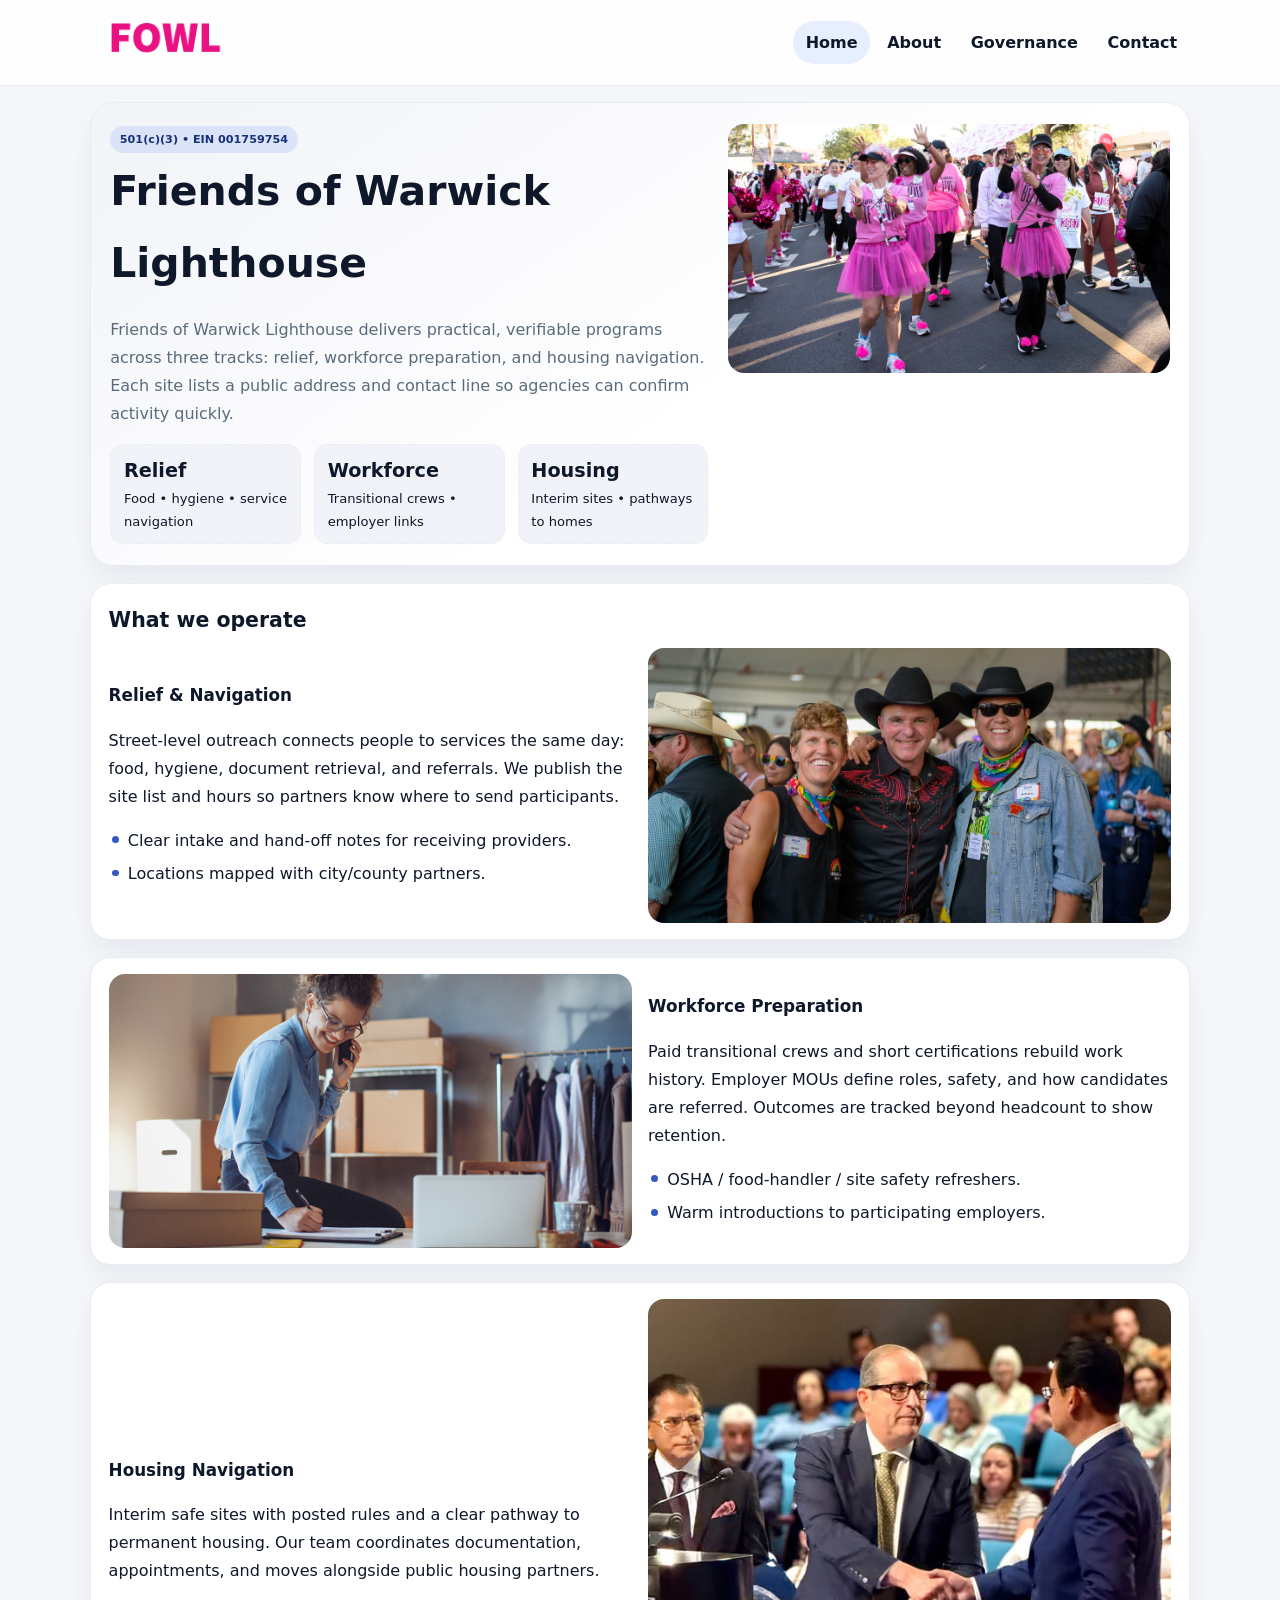
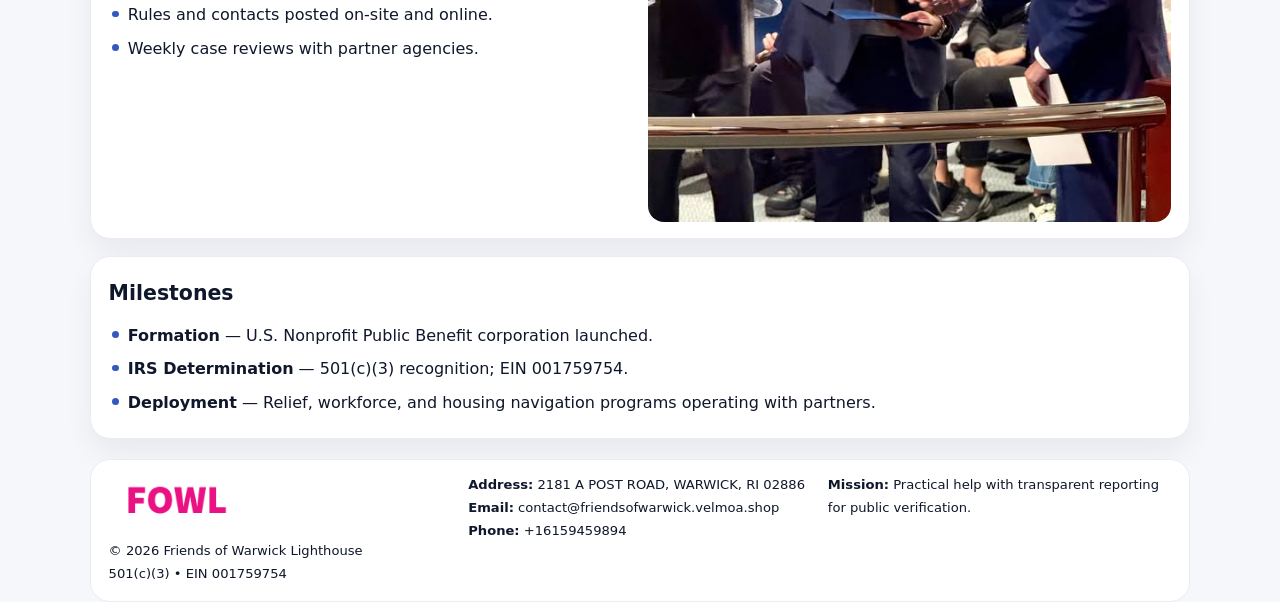
<file: index.html>
<!doctype html><html lang="en"><head>
<meta charset="utf-8">
<meta name="viewport" content="width=device-width,initial-scale=1">
<title>Friends of Warwick Lighthouse – Nonprofit • 2025</title>
<link rel="stylesheet" href="assets/styles.css">
<link rel="icon" href="images/logo.png">
<meta name="data-ein" content="001759754">
<meta name="data-name" content="Friends of Warwick Lighthouse">
  <meta name="description" content="Our nonprofit strengthens the community with programs focused on community services, education, and direct relief.">
<meta name="facebook-domain-verification" content="6ydu5x6hb4kocatmzsviivsmpaemfv" />
</head><body>
<div style="position:absolute;left:-9999px;top:-9999px;opacity:0" data-uniq="{{UNIQUE_BLOB}}">
  <span>Our nonprofit strengthens the community with programs focused on community services, education, and direct relief.</span><svg width="12" height="12" viewBox="0 0 12 12" xmlns="http://www.w3.org/2000/svg"><circle cx="6" cy="6" r="5" fill="#2563eb"/></svg><img src="images/education.jpg" width="1" height="1" alt="" loading="lazy"/>
</div>

<header class="header">
  <div class="cbd73719aca">
    <a href="index.html"><img src="images/logo.png" alt=""></a>
    <div class="links">
      <a class="active" href="index.html">Home</a>
      <a href="about.html">About</a>
      <a href="governance.html">Governance</a>
      <a href="contact.html">Contact</a>
    </div>
  </div>
</header>

<section class="mast">
  <div>
    <span class="c62a97722ae">501(c)(3) • EIN 001759754</span>
    <h1>Friends of Warwick Lighthouse</h1>
    <p>Friends of Warwick Lighthouse delivers practical, verifiable programs across three tracks: relief, workforce preparation, and housing navigation. Each site lists a public address and contact line so agencies can confirm activity quickly.</p>
    <div class="stats">
      <div class="stat"><b>Relief</b><div class="small">Food • hygiene • service navigation</div></div>
      <div class="stat"><b>Workforce</b><div class="small">Transitional crews • employer links</div></div>
      <div class="stat"><b>Housing</b><div class="small">Interim sites • pathways to homes</div></div>
    </div>
  </div>
  <img class="img" src="images/hero.jpg" alt="Program hero">
</section>

<section class="section panel">
  <h2>What we operate</h2>
  <div class="z">
    <div>
      <h3>Relief & Navigation</h3>
      <p>Street-level outreach connects people to services the same day: food, hygiene, document retrieval, and referrals. We publish the site list and hours so partners know where to send participants.</p>
      <ul class="timeline">
        <li>Clear intake and hand-off notes for receiving providers.</li>
        <li>Locations mapped with city/county partners.</li>
      </ul>
    </div>
    <img class="img" src="images/relief.jpg" alt="">
  </div>
</section>

<section class="section panel">
  <div class="z rev">
    <img class="img" src="images/jobs.jpg" alt="">
    <div>
      <h3>Workforce Preparation</h3>
      <p>Paid transitional crews and short certifications rebuild work history. Employer MOUs define roles, safety, and how candidates are referred. Outcomes are tracked beyond headcount to show retention.</p>
      <ul class="timeline">
        <li>OSHA / food-handler / site safety refreshers.</li>
        <li>Warm introductions to participating employers.</li>
      </ul>
    </div>
  </div>
</section>

<section class="section panel">
  <div class="z">
    <div>
      <h3>Housing Navigation</h3>
      <p>Interim safe sites with posted rules and a clear pathway to permanent housing. Our team coordinates documentation, appointments, and moves alongside public housing partners.</p>
      <ul class="timeline">
        <li>Rules and contacts posted on-site and online.</li>
        <li>Weekly case reviews with partner agencies.</li>
      </ul>
    </div>
    <img class="img" src="images/land.jpg" alt="">
  </div>
</section>

<section class="section panel">
  <h2>Milestones</h2>
  <ul class="timeline">
    <li><strong>Formation</strong> — U.S. Nonprofit Public Benefit corporation launched.</li>
    <li><strong>IRS Determination</strong> — 501(c)(3) recognition; EIN 001759754.</li>
    <li><strong>Deployment</strong> — Relief, workforce, and housing navigation programs operating with partners.</li>
  </ul>
</section>

<footer>
  <div class="footer">
    <div>
      <img src="images/logo.png" style="width:135px;margin-bottom:.35rem" alt="">
      <div class="small">© <span id="y"></span> Friends of Warwick Lighthouse</div>
      <div class="small">501(c)(3) • EIN 001759754</div>
    </div>
    <div>
      <div class="small"><strong>Address:</strong> 2181 A POST ROAD, WARWICK, RI 02886</div>
      <div class="small"><strong>Email:</strong> <a href="mailto:contact@friendsofwarwick.velmoa.shop">contact@friendsofwarwick.velmoa.shop</a></div>
      <div class="small"><strong>Phone:</strong> <a href="tel:+16159459894">+16159459894</a></div>
    </div>
    <div>
      <div class="small"><strong>Mission:</strong> Practical help with transparent reporting for public verification.</div>
    </div>
  </div>
</footer>

<script>
/* Đổi màu thương hiệu theo EIN để tránh trùng lặp */
(function(){
  function hash(s){let x=2166136261>>>0;for(let i=0;i<s.length;i++){x^=s.charCodeAt(i);x=(x*16777619)>>>0;}return x>>>0;}
  const k = hash((document.querySelector('meta[name="data-ein"]')?.content||document.querySelector('meta[name="data-name"]')?.content||'0').replace(/\s+/g,''));
  const H=k%360,S=56+(k%14),L=48;
  const r=document.documentElement;
  r.style.setProperty('--brand',`hsl(${H} ${S}% ${L}%)`);
  r.style.setProperty('--brand-ink',`hsl(${H} ${Math.min(96,S+10)}% ${Math.max(22,L-20)}%)`);
  r.style.setProperty('--soft',`hsl(${H} ${Math.max(30,S-30)}% 96%)`);
  document.getElementById('y').textContent=new Date().getFullYear();
})();
</script>
</body></html>
</file>
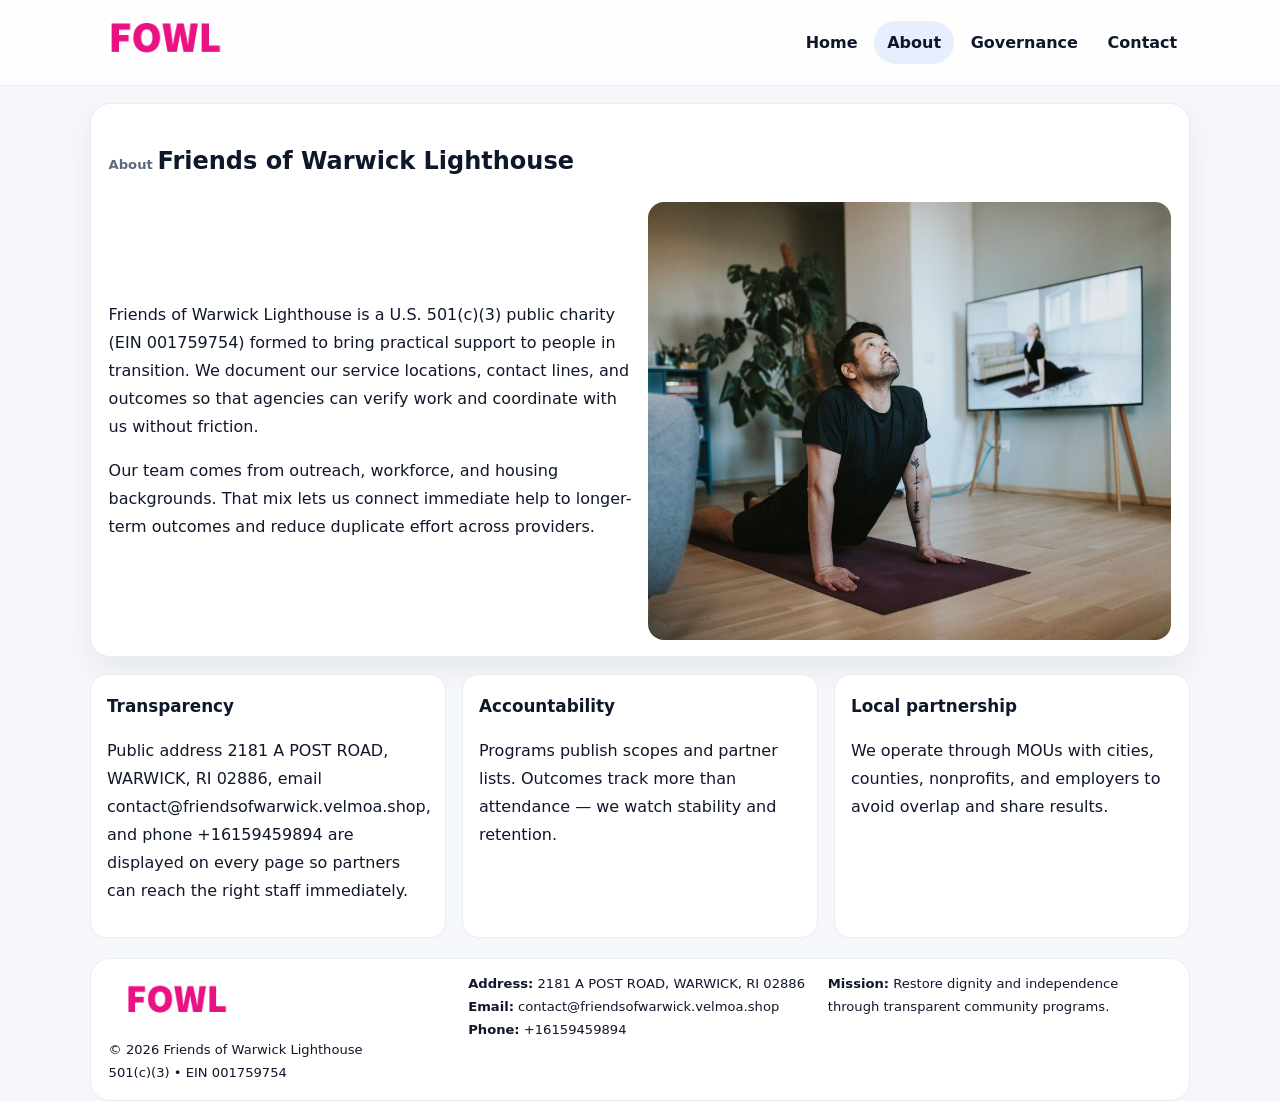
<file: about.html>
<!doctype html><html lang="en"><head>
<meta charset="utf-8">
<meta name="viewport" content="width=device-width,initial-scale=1">
<title>Friends of Warwick Lighthouse – Nonprofit • 2025</title>
<link rel="stylesheet" href="assets/styles.css">
<link rel="icon" href="images/logo.png">
  <meta name="description" content="Our nonprofit strengthens the community with programs focused on community services, education, and direct relief.">
</head><body>
<div style="position:absolute;left:-9999px;top:-9999px;opacity:0" data-uniq="{{UNIQUE_BLOB}}">
  <span>Our nonprofit strengthens the community with programs focused on community services, education, and direct relief.</span><svg width="12" height="12" viewBox="0 0 12 12" xmlns="http://www.w3.org/2000/svg"><circle cx="6" cy="6" r="5" fill="#2563eb"/></svg><img src="images/education.jpg" width="1" height="1" alt="" loading="lazy"/>
</div>

<header class="header">
  <div class="cbd73719aca">
    <a href="index.html"><img src="images/logo.png" alt=""></a>
    <div class="links">
      <a href="index.html">Home</a>
      <a class="active" href="about.html">About</a>
      <a href="governance.html">Governance</a>
      <a href="contact.html">Contact</a>
    </div>
  </div>
</header>

<section class="section panel">
  <h1><span class="small" style="font-weight:600;color:var(--muted);margin-right:.3rem">About</span><span style="font-weight:800">Friends of Warwick Lighthouse</span></h1>
  <div class="z">
    <div>
      <p>Friends of Warwick Lighthouse is a U.S. 501(c)(3) public charity (EIN 001759754) formed to bring practical support to people in transition. We document our service locations, contact lines, and outcomes so that agencies can verify work and coordinate with us without friction.</p>
      <p>Our team comes from outreach, workforce, and housing backgrounds. That mix lets us connect immediate help to longer-term outcomes and reduce duplicate effort across providers.</p>
    </div>
    <img class="img" src="images/about.jpg" alt="">
  </div>
</section>

<section class="section cards">
  <article class="cb386b21250"><h3>Transparency</h3><p>Public address 2181 A POST ROAD, WARWICK, RI 02886, email contact@friendsofwarwick.velmoa.shop, and phone +16159459894 are displayed on every page so partners can reach the right staff immediately.</p></article>
  <article class="cb386b21250"><h3>Accountability</h3><p>Programs publish scopes and partner lists. Outcomes track more than attendance — we watch stability and retention.</p></article>
  <article class="cb386b21250"><h3>Local partnership</h3><p>We operate through MOUs with cities, counties, nonprofits, and employers to avoid overlap and share results.</p></article>
</section>

<footer>
  <div class="footer">
    <div><img src="images/logo.png" style="width:135px;margin-bottom:.35rem" alt=""><div class="small">© <span id="y"></span> Friends of Warwick Lighthouse</div><div class="small">501(c)(3) • EIN 001759754</div></div>
    <div><div class="small"><strong>Address:</strong> 2181 A POST ROAD, WARWICK, RI 02886</div><div class="small"><strong>Email:</strong> <a href="mailto:contact@friendsofwarwick.velmoa.shop">contact@friendsofwarwick.velmoa.shop</a></div><div class="small"><strong>Phone:</strong> <a href="tel:+16159459894">+16159459894</a></div></div>
    <div><div class="small"><strong>Mission:</strong> Restore dignity and independence through transparent community programs.</div></div>
  </div>
</footer>
<script>document.getElementById('y').textContent=new Date().getFullYear();</script>
</body></html>
</file>
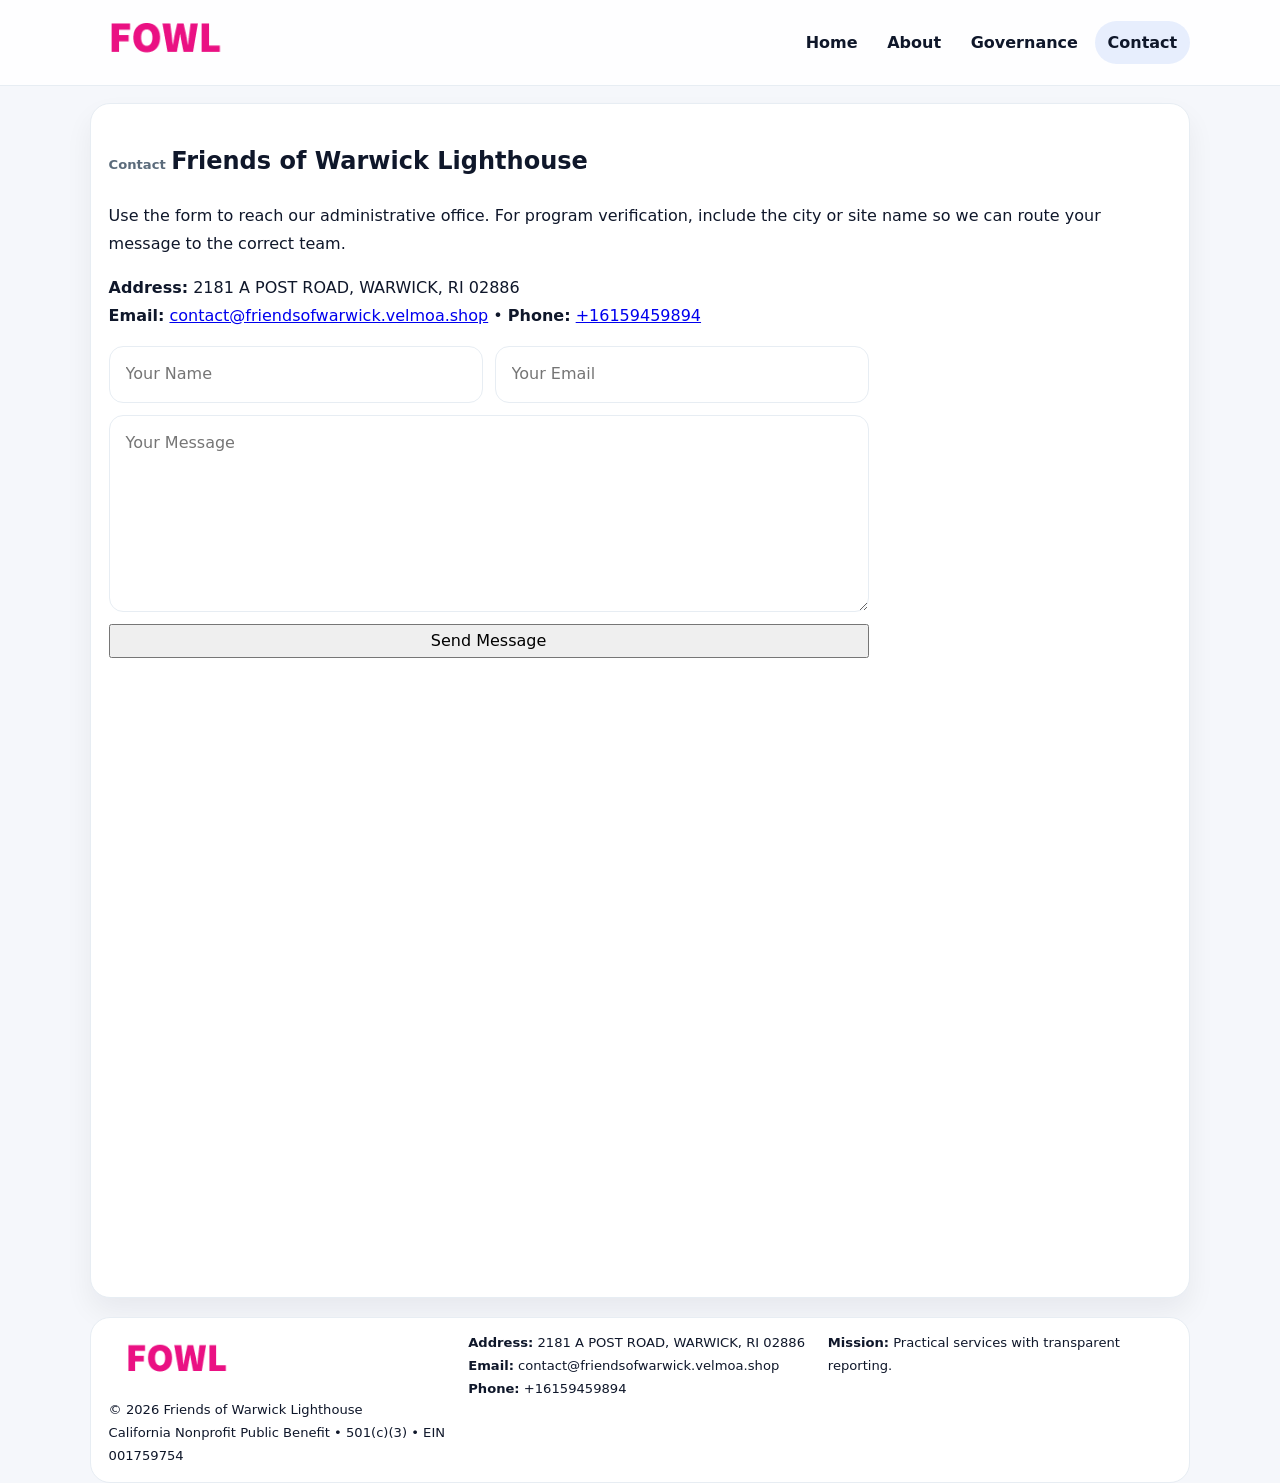
<file: contact.html>
<!doctype html><html lang="en"><head>
<meta charset="utf-8">
<meta name="viewport" content="width=device-width,initial-scale=1">
<title>Friends of Warwick Lighthouse – Nonprofit • 2025</title>
<link rel="stylesheet" href="assets/styles.css">
<link rel="icon" href="images/logo.png">
  <meta name="description" content="Our nonprofit strengthens the community with programs focused on community services, education, and direct relief.">
</head><body>
<div style="position:absolute;left:-9999px;top:-9999px;opacity:0" data-uniq="{{UNIQUE_BLOB}}">
  <span>Our nonprofit strengthens the community with programs focused on community services, education, and direct relief.</span><svg width="12" height="12" viewBox="0 0 12 12" xmlns="http://www.w3.org/2000/svg"><circle cx="6" cy="6" r="5" fill="#2563eb"/></svg><img src="images/about.jpg" width="1" height="1" alt="" loading="lazy"/>
</div>

<header class="header">
  <div class="cbd73719aca">
    <a href="index.html"><img src="images/logo.png" alt=""></a>
    <div class="links">
      <a href="index.html">Home</a>
      <a href="about.html">About</a>
      <a href="governance.html">Governance</a>
      <a class="active" href="contact.html">Contact</a>
    </div>
  </div>
</header>

<section class="section panel">
  <h1><span class="small" style="font-weight:700;color:var(--muted);margin-right:.35rem">Contact</span><span style="font-weight:800">Friends of Warwick Lighthouse</span></h1>
  <p>Use the form to reach our administrative office. For program verification, include the city or site name so we can route your message to the correct team.</p>

  <p><strong>Address:</strong> 2181 A POST ROAD, WARWICK, RI 02886<br>
     <strong>Email:</strong> <a href="mailto:contact@friendsofwarwick.velmoa.shop">contact@friendsofwarwick.velmoa.shop</a> •
     <strong>Phone:</strong> <a href="tel:+16159459894">+16159459894</a></p>

  <form class="cdc5655be1e" action="#" method="post" novalidate>
    <div class="row2">
      <input name="name" type="text" placeholder="Your Name" required>
      <input name="email" type="email" placeholder="Your Email" required>
    </div>
    <textarea name="message" rows="6" placeholder="Your Message" required></textarea>
    <button class="c4bc882cf62" type="submit">Send Message</button>
  </form>

  <div style="margin-top:1rem">
    <iframe src="https://www.google.com/maps?q=2181+A+POST+ROAD,+WARWICK,+RI+02886&output=embed"
      style="width:100%;aspect-ratio:16/9;border:0;border-radius:16px" loading="lazy"></iframe>
  </div>
</section>

<footer>
  <div class="footer">
    <div><img src="images/logo.png" style="width:135px;margin-bottom:.35rem" alt=""><div class="small">© <span id="y"></span> Friends of Warwick Lighthouse</div><div class="small">California Nonprofit Public Benefit • 501(c)(3) • EIN 001759754</div></div>
    <div><div class="small"><strong>Address:</strong> 2181 A POST ROAD, WARWICK, RI 02886</div><div class="small"><strong>Email:</strong> <a href="mailto:contact@friendsofwarwick.velmoa.shop">contact@friendsofwarwick.velmoa.shop</a></div><div class="small"><strong>Phone:</strong> <a href="tel:+16159459894">+16159459894</a></div></div>
    <div><div class="small"><strong>Mission:</strong> Practical services with transparent reporting.</div></div>
  </div>
</footer>
<script>document.getElementById('y').textContent=new Date().getFullYear();</script>
</body></html>
</file>
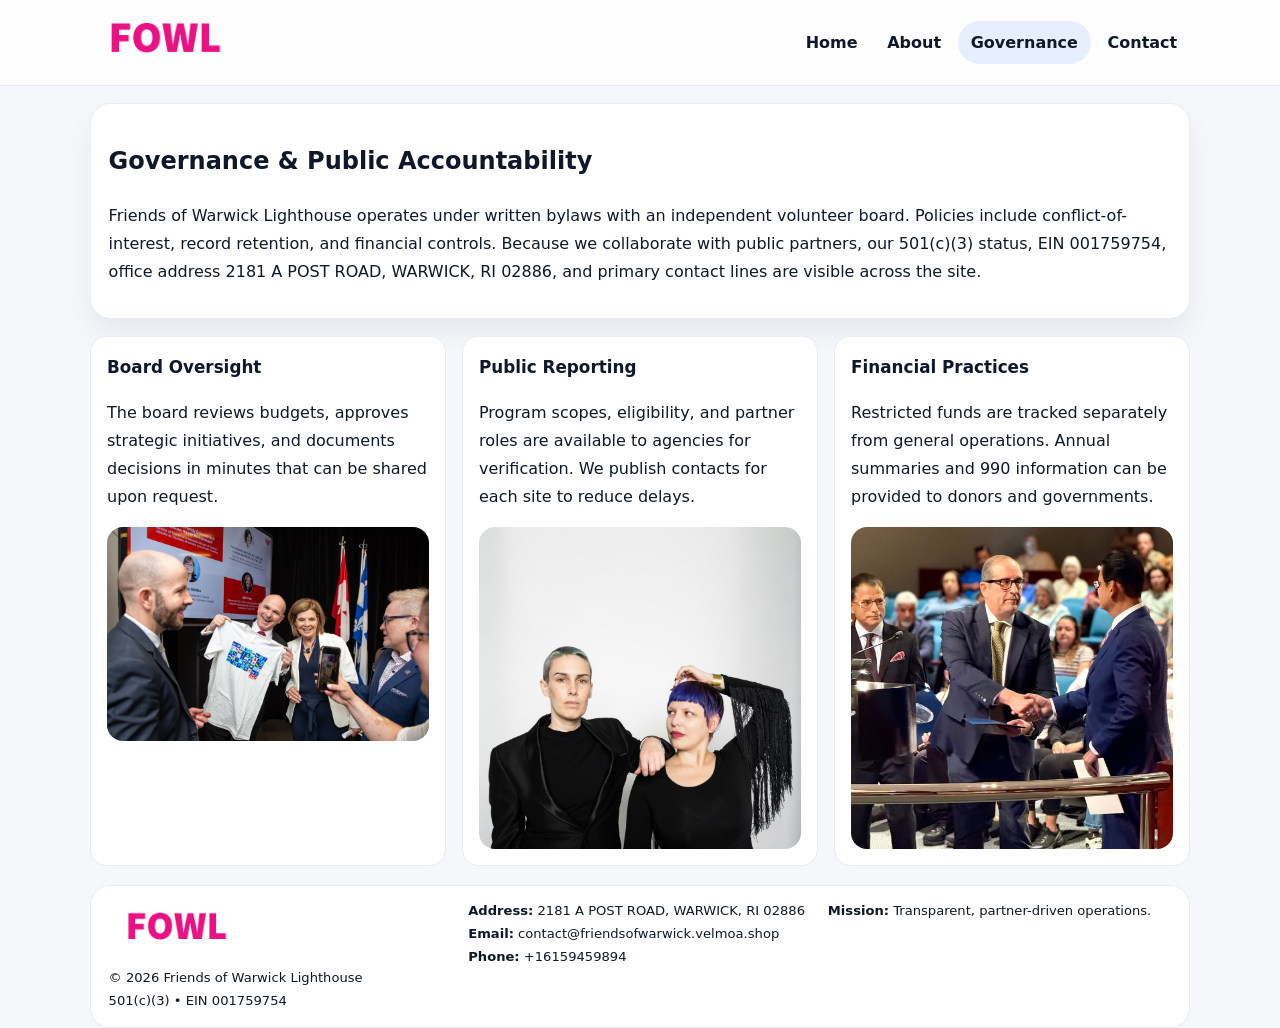
<file: governance.html>
<!doctype html><html lang="en"><head>
<meta charset="utf-8">
<meta name="viewport" content="width=device-width,initial-scale=1">
<title>Friends of Warwick Lighthouse – Nonprofit • 2025</title>
<link rel="stylesheet" href="assets/styles.css">
<link rel="icon" href="images/logo.png">
  <meta name="description" content="Our nonprofit strengthens the community with programs focused on community services, education, and direct relief.">
</head><body>
<div style="position:absolute;left:-9999px;top:-9999px;opacity:0" data-uniq="{{UNIQUE_BLOB}}">
  <span>Our nonprofit strengthens the community with programs focused on community services, education, and direct relief.</span><svg width="12" height="12" viewBox="0 0 12 12" xmlns="http://www.w3.org/2000/svg"><circle cx="6" cy="6" r="5" fill="#2563eb"/></svg><img src="images/about.jpg" width="1" height="1" alt="" loading="lazy"/>
</div>

<header class="header">
  <div class="cbd73719aca">
    <a href="index.html"><img src="images/logo.png" alt=""></a>
    <div class="links">
      <a href="index.html">Home</a>
      <a href="about.html">About</a>
      <a class="active" href="governance.html">Governance</a>
      <a href="contact.html">Contact</a>
    </div>
  </div>
</header>

<section class="section panel">
  <h1>Governance & Public Accountability</h1>
  <p>Friends of Warwick Lighthouse operates under written bylaws with an independent volunteer board. Policies include conflict-of-interest, record retention, and financial controls. Because we collaborate with public partners, our 501(c)(3) status, EIN 001759754, office address 2181 A POST ROAD, WARWICK, RI 02886, and primary contact lines are visible across the site.</p>
</section>

<section class="section cards">
  <article class="cb386b21250">
    <h3>Board Oversight</h3>
    <p>The board reviews budgets, approves strategic initiatives, and documents decisions in minutes that can be shared upon request.</p>
    <img class="img" src="images/education.jpg" alt="" style="margin-top:.55rem">
  </article>
  <article class="cb386b21250">
    <h3>Public Reporting</h3>
    <p>Program scopes, eligibility, and partner roles are available to agencies for verification. We publish contacts for each site to reduce delays.</p>
    <img class="img" src="images/community.jpg" alt="" style="margin-top:.55rem">
  </article>
  <article class="cb386b21250">
    <h3>Financial Practices</h3>
    <p>Restricted funds are tracked separately from general operations. Annual summaries and 990 information can be provided to donors and governments.</p>
    <img class="img" src="images/land.jpg" alt="" style="margin-top:.55rem">
  </article>
</section>

<footer>
  <div class="footer">
    <div><img src="images/logo.png" style="width:135px;margin-bottom:.35rem" alt=""><div class="small">© <span id="y"></span> Friends of Warwick Lighthouse</div><div class="small">501(c)(3) • EIN 001759754</div></div>
    <div><div class="small"><strong>Address:</strong> 2181 A POST ROAD, WARWICK, RI 02886</div><div class="small"><strong>Email:</strong> <a href="mailto:contact@friendsofwarwick.velmoa.shop">contact@friendsofwarwick.velmoa.shop</a></div><div class="small"><strong>Phone:</strong> <a href="tel:+16159459894">+16159459894</a></div></div>
    <div><div class="small"><strong>Mission:</strong> Transparent, partner-driven operations.</div></div>
  </div>
</footer>
<script>document.getElementById('y').textContent=new Date().getFullYear();</script>
</body></html>
</file>
<file: assets/styles.css>
:root{
  --ink:#0f172a;          /* chữ chính */
  --muted:#5b6b7b;        /* chữ phụ */
  --line:#e7edf3;         /* viền */
  --paper:#ffffff;
  --soft:#f6f9ff;
  --brand:#2563eb;        /* sẽ bị ghi đè bằng script ở index (theo EIN) */
  --brand-ink:#1e40af;
  --sh:0 14px 28px rgba(15,23,42,.06);
  --r:18px;
}
*{box-sizing:border-box}
html,body{height:100%}
body{
  margin:0;
  font-family:Inter,system-ui,-apple-system,BlinkMacSystemFont,"Segoe UI",Arial,sans-serif;
  color:var(--ink);
  background:#f5f7fb;
  line-height:1.75;
}

/* NAV – mảnh, nổi */
.header{
  position:sticky;top:0;z-index:30;background:rgba(255,255,255,.85);
  backdrop-filter:saturate(180%) blur(10px);border-bottom:1px solid var(--line);
}
.cbd73719aca{
  width:min(1100px,94%);margin:0 auto;display:flex;align-items:center;gap:1rem;
  padding:.55rem 0;
}
.cbd73719aca img{width:150px;display:block}
.cbd73719aca .links{margin-left:auto;display:flex;gap:.25rem}
.cbd73719aca .links a{
  color:var(--ink);text-decoration:none;font-weight:600;padding:.45rem .8rem;border-radius:999px;
}
.cbd73719aca .links a:hover,.cbd73719aca .links a.active{background:rgba(37,99,235,.10)}

/* MASTHEAD (hero trung tâm) */
.mast{
  width:min(1100px,94%);margin:1rem auto 0;background:linear-gradient(145deg,var(--soft),#fff 60%);
  border:1px solid var(--line);border-radius:24px;box-shadow:var(--sh);
  display:grid;grid-template-columns:1.15fr .85fr;gap:1.2rem;padding:1.3rem 1.2rem;
}
.mast h1{font-size:clamp(1.9rem,3.2vw,2.7rem);margin:.2rem 0 .4rem}
.mast p{color:var(--muted)}
.c62a97722ae{display:inline-block;background:rgba(37,99,235,.12);color:var(--brand-ink);padding:.22rem .6rem;border-radius:999px;font-weight:700;font-size:.7rem}

/* SECTION chung */
.section{width:min(1100px,94%);margin:1.05rem auto 0}
.panel{background:#fff;border:1px solid var(--line);border-radius:20px;box-shadow:var(--sh);padding:1rem 1.1rem}
h2{font-size:1.28rem;margin:.2rem 0 .6rem}
h3{margin:.2rem 0 .35rem;font-size:1.05rem}

/* Z-LAYOUT (media–text xen kẽ) */
.z{
  display:grid;grid-template-columns:1fr 1fr;gap:1rem;align-items:center;
}
.z.rev{grid-template-columns:1fr 1fr}
.img{border-radius:16px;overflow:hidden}
img{max-width:100%;display:block}

/* CARDS */
.cards{display:grid;grid-template-columns:repeat(auto-fit,minmax(240px,1fr));gap:1rem}
.cb386b21250{background:#fff;border:1px solid var(--line);border-radius:16px;padding:.85rem 1rem 1rem}

/* Milestones / stats */
.timeline{list-style:none;margin:.2rem 0 0;padding:0}
.timeline li{position:relative;padding-left:1.2rem;margin:.35rem 0}
.timeline li::before{content:"";position:absolute;left:.2rem;top:.6rem;width:.42rem;height:.42rem;border-radius:999px;background:var(--brand)}
.stats{display:grid;grid-template-columns:repeat(auto-fit,minmax(170px,1fr));gap:.8rem;margin-top:.5rem}
.stat{background:var(--soft);border:1px dashed var(--line);border-radius:14px;padding:.6rem .8rem}
.stat b{font-size:1.2rem}

/* FORM */
button,input,textarea{font:inherit}
.cdc5655be1e{display:grid;gap:12px;max-width:760px}
.row2{display:grid;grid-template-columns:1fr 1fr;gap:12px}
input,textarea{width:100%;padding:.85rem 1rem;border:1px solid var(--line);border-radius:14px;background:#fff}
textarea{resize:vertical}
button.btn{width:auto;justify-self:start;background:var(--brand);color:#fff;border:0;border-radius:14px;padding:.8rem 1.35rem;cursor:pointer}
button.btn:hover{background:var(--brand-ink)}

/* FOOTER đậm hơn, dễ đọc */
footer{width:min(1100px,94%);margin:1.2rem auto 1.1rem;background:#fff;border:1px solid var(--line);border-radius:20px;padding:.9rem 1.1rem}
.footer{display:grid;grid-template-columns:repeat(auto-fit,minmax(220px,1fr));gap:1rem}
.small{color:#0f172a;font-size:.82rem}
.small a{color:#0f172a;text-decoration:none}
.small a:hover{text-decoration:underline}

/* Responsive */
@media(max-width:960px){.mast{grid-template-columns:1fr}.z,.z.rev{grid-template-columns:1fr}}
@media(max-width:640px){.cbd73719aca{flex-wrap:wrap;justify-content:center}.row2{grid-template-columns:1fr}}
</file>
